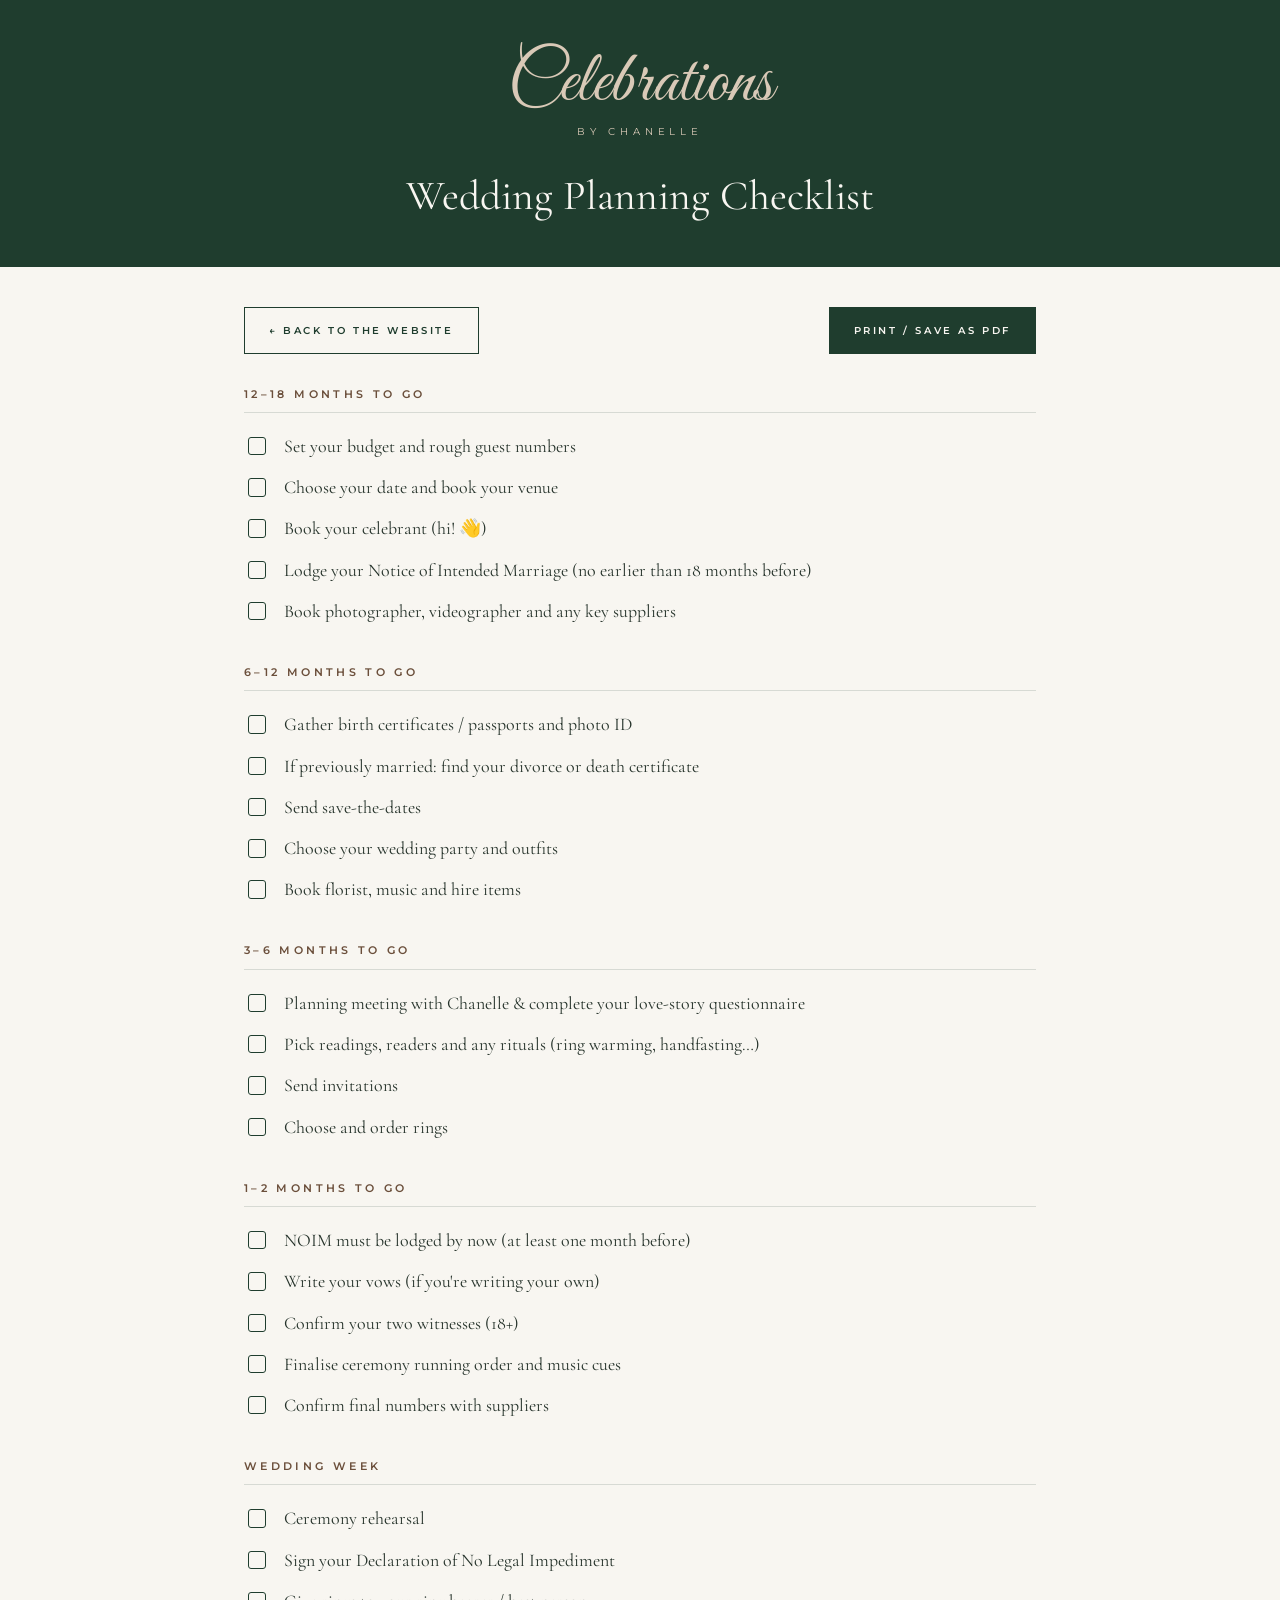
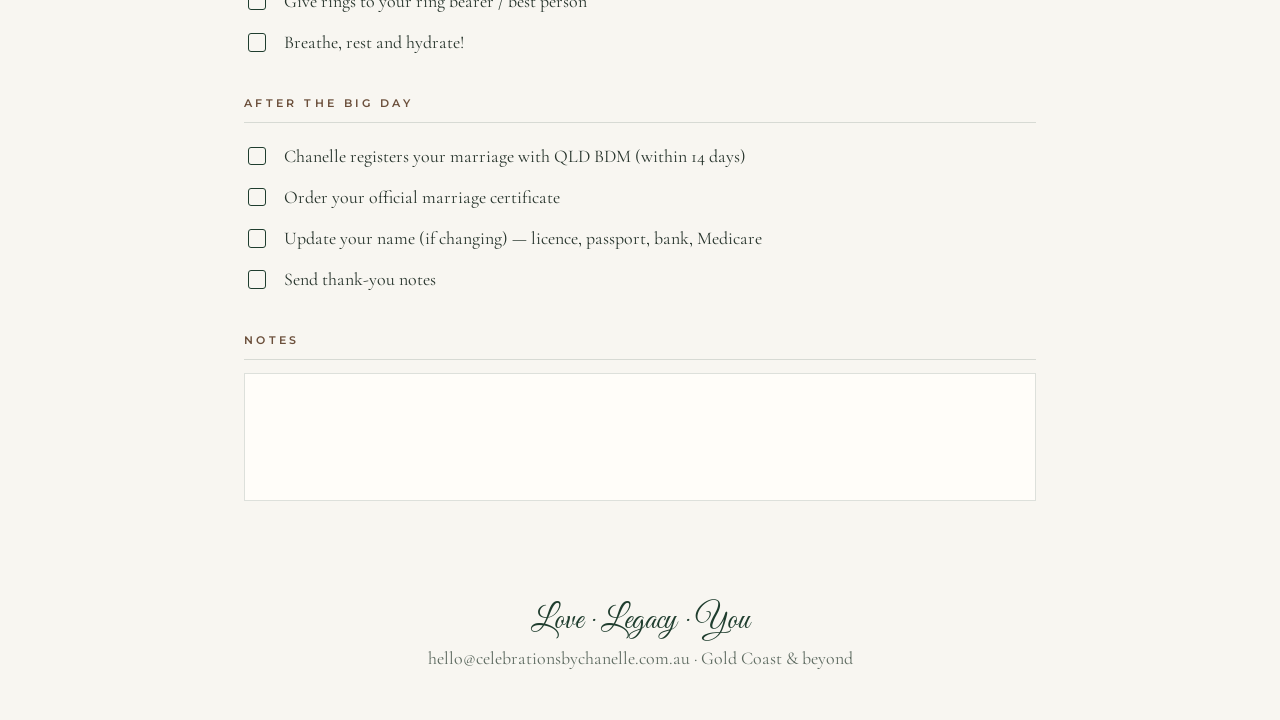
<file: resources/planning-checklist.html>
<!DOCTYPE html>
<html lang="en-AU">
<head>
  <meta charset="UTF-8">
  <meta name="viewport" content="width=device-width, initial-scale=1">
  <title>Wedding Planning Checklist | Celebrations by Chanelle</title>
  <meta name="description" content="A printable wedding ceremony planning checklist from Celebrations by Chanelle.">
  <link rel="icon" href="../images/favicon.svg" type="image/svg+xml">
  <link rel="preconnect" href="https://fonts.googleapis.com">
  <link rel="preconnect" href="https://fonts.gstatic.com" crossorigin>
  <link href="https://fonts.googleapis.com/css2?family=Cormorant+Garamond:wght@400;500;600&family=Great+Vibes&family=Montserrat:wght@500;600&display=swap" rel="stylesheet">
  <style>
    :root { --green: #1F3D2E; --sand: #D9C9B7; --brown: #6B4F3B; --cream: #F8F6F1; --muted: #5D6A60; --line: rgba(31, 61, 46, .15); }
    * { box-sizing: border-box; }
    body { margin: 0; font-family: 'Cormorant Garamond', Georgia, serif; font-size: 1.12rem; line-height: 1.5; color: #26332B; background: var(--cream); }
    header { background: var(--green); color: var(--sand); text-align: center; padding: 3rem 1.25rem 2.5rem; }
    .script { font-family: 'Great Vibes', cursive; font-weight: 400; }
    header .script { font-size: clamp(3rem, 9vw, 4.5rem); line-height: 1; margin: 0; }
    .sub { font-family: 'Montserrat', sans-serif; font-size: .6rem; letter-spacing: .5em; text-transform: uppercase; margin: .3rem 0 1.6rem; }
    h1 { font-weight: 400; font-size: clamp(1.8rem, 5vw, 2.6rem); margin: 0; color: var(--cream); }
    main { max-width: 52rem; margin: 0 auto; padding: 2.5rem 1.25rem 4rem; }
    .actions { display: flex; justify-content: space-between; gap: 1rem; flex-wrap: wrap; margin-bottom: 2rem; }
    .actions a, .actions button { font-family: 'Montserrat', sans-serif; font-size: .65rem; font-weight: 600; letter-spacing: .25em; text-transform: uppercase; padding: .9rem 1.5rem; border: 1px solid var(--green); background: none; color: var(--green); text-decoration: none; cursor: pointer; }
    .actions button { background: var(--green); color: var(--cream); }
    section { break-inside: avoid; margin-bottom: 2rem; }
    h2 { font-family: 'Montserrat', sans-serif; font-size: .7rem; font-weight: 600; letter-spacing: .3em; text-transform: uppercase; color: var(--brown); border-bottom: 1px solid var(--line); padding-bottom: .6rem; margin: 0 0 .8rem; }
    ul { list-style: none; padding: 0; margin: 0; }
    li label { display: flex; gap: .9rem; align-items: flex-start; padding: .45rem 0; cursor: pointer; }
    input[type="checkbox"] { appearance: none; -webkit-appearance: none; flex-shrink: 0; width: 1.15rem; height: 1.15rem; margin-top: .25rem; border: 1px solid var(--green); border-radius: 3px; display: grid; place-items: center; cursor: pointer; }
    input[type="checkbox"]:checked { background: var(--green); }
    input[type="checkbox"]:checked::after { content: ''; width: .35rem; height: .6rem; border: solid var(--sand); border-width: 0 2px 2px 0; transform: rotate(45deg) translate(-1px, -1px); }
    input:checked + span { color: var(--muted); text-decoration: line-through; text-decoration-color: var(--sand); }
    .notes { border: 1px solid var(--line); min-height: 8rem; padding: 1rem; background: #fffdf9; }
    footer { text-align: center; color: var(--muted); padding-bottom: 3rem; }
    footer .script { font-size: 2rem; color: var(--green); display: block; }
    @media print {
      body { background: #fff; font-size: 11pt; }
      header { padding: 1.5rem; -webkit-print-color-adjust: exact; print-color-adjust: exact; }
      .actions { display: none; }
      main { padding-top: 1rem; }
      section { margin-bottom: 1.1rem; }
      li label { padding: .2rem 0; }
    }
  </style>
</head>
<body>
  <header>
    <p class="script">Celebrations</p>
    <p class="sub">by Chanelle</p>
    <h1>Wedding Planning Checklist</h1>
  </header>
  <main>
    <div class="actions">
      <a href="../#resources">&larr; Back to the website</a>
      <button type="button" onclick="window.print()">Print / save as PDF</button>
    </div>

    <section>
      <h2>12–18 months to go</h2>
      <ul>
        <li><label><input type="checkbox"><span>Set your budget and rough guest numbers</span></label></li>
        <li><label><input type="checkbox"><span>Choose your date and book your venue</span></label></li>
        <li><label><input type="checkbox"><span>Book your celebrant (hi! 👋)</span></label></li>
        <li><label><input type="checkbox"><span>Lodge your Notice of Intended Marriage (no earlier than 18 months before)</span></label></li>
        <li><label><input type="checkbox"><span>Book photographer, videographer and any key suppliers</span></label></li>
      </ul>
    </section>

    <section>
      <h2>6–12 months to go</h2>
      <ul>
        <li><label><input type="checkbox"><span>Gather birth certificates / passports and photo ID</span></label></li>
        <li><label><input type="checkbox"><span>If previously married: find your divorce or death certificate</span></label></li>
        <li><label><input type="checkbox"><span>Send save-the-dates</span></label></li>
        <li><label><input type="checkbox"><span>Choose your wedding party and outfits</span></label></li>
        <li><label><input type="checkbox"><span>Book florist, music and hire items</span></label></li>
      </ul>
    </section>

    <section>
      <h2>3–6 months to go</h2>
      <ul>
        <li><label><input type="checkbox"><span>Planning meeting with Chanelle &amp; complete your love-story questionnaire</span></label></li>
        <li><label><input type="checkbox"><span>Pick readings, readers and any rituals (ring warming, handfasting…)</span></label></li>
        <li><label><input type="checkbox"><span>Send invitations</span></label></li>
        <li><label><input type="checkbox"><span>Choose and order rings</span></label></li>
      </ul>
    </section>

    <section>
      <h2>1–2 months to go</h2>
      <ul>
        <li><label><input type="checkbox"><span>NOIM must be lodged by now (at least one month before)</span></label></li>
        <li><label><input type="checkbox"><span>Write your vows (if you're writing your own)</span></label></li>
        <li><label><input type="checkbox"><span>Confirm your two witnesses (18+)</span></label></li>
        <li><label><input type="checkbox"><span>Finalise ceremony running order and music cues</span></label></li>
        <li><label><input type="checkbox"><span>Confirm final numbers with suppliers</span></label></li>
      </ul>
    </section>

    <section>
      <h2>Wedding week</h2>
      <ul>
        <li><label><input type="checkbox"><span>Ceremony rehearsal</span></label></li>
        <li><label><input type="checkbox"><span>Sign your Declaration of No Legal Impediment</span></label></li>
        <li><label><input type="checkbox"><span>Give rings to your ring bearer / best person</span></label></li>
        <li><label><input type="checkbox"><span>Breathe, rest and hydrate!</span></label></li>
      </ul>
    </section>

    <section>
      <h2>After the big day</h2>
      <ul>
        <li><label><input type="checkbox"><span>Chanelle registers your marriage with QLD BDM (within 14 days)</span></label></li>
        <li><label><input type="checkbox"><span>Order your official marriage certificate</span></label></li>
        <li><label><input type="checkbox"><span>Update your name (if changing) — licence, passport, bank, Medicare</span></label></li>
        <li><label><input type="checkbox"><span>Send thank-you notes</span></label></li>
      </ul>
    </section>

    <section>
      <h2>Notes</h2>
      <div class="notes"></div>
    </section>
  </main>
  <footer>
    <span class="script">Love · Legacy · You</span>
    hello@celebrationsbychanelle.com.au · Gold Coast &amp; beyond
  </footer>
</body>
</html>
</file>
